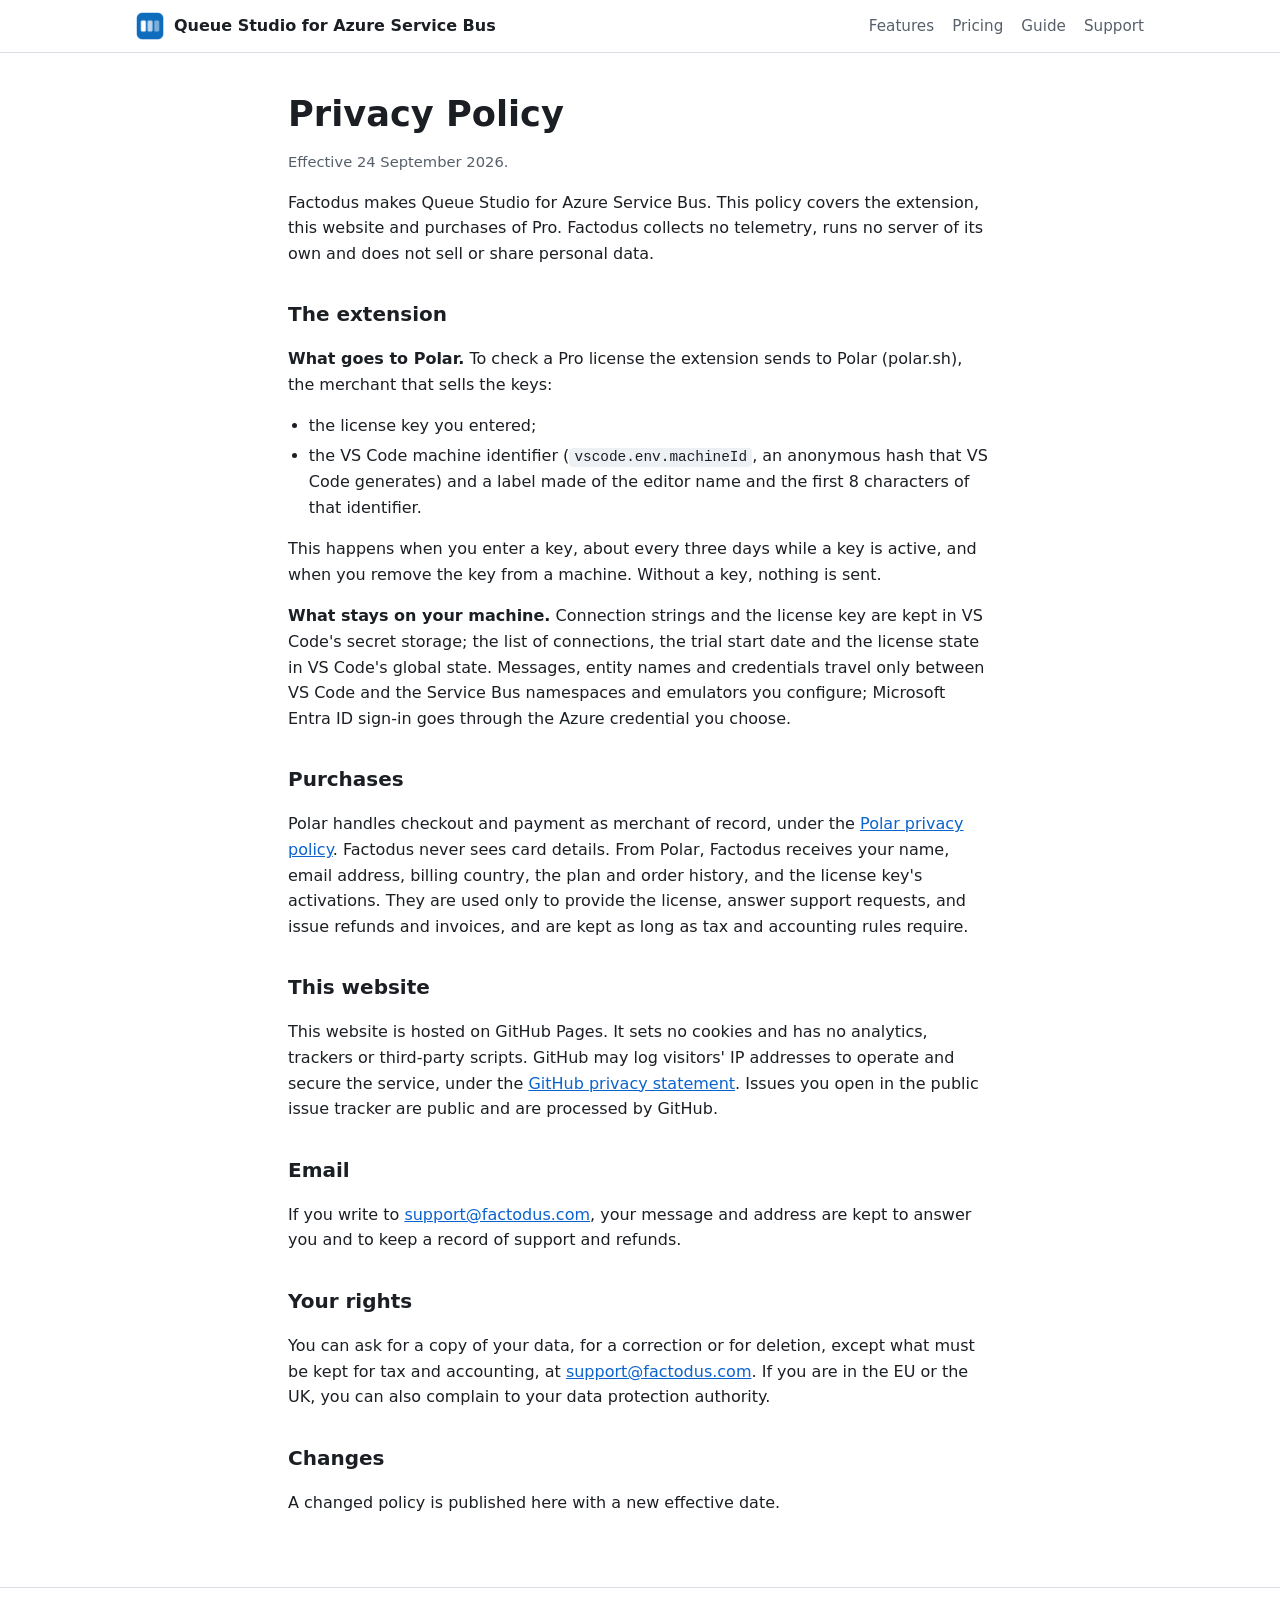
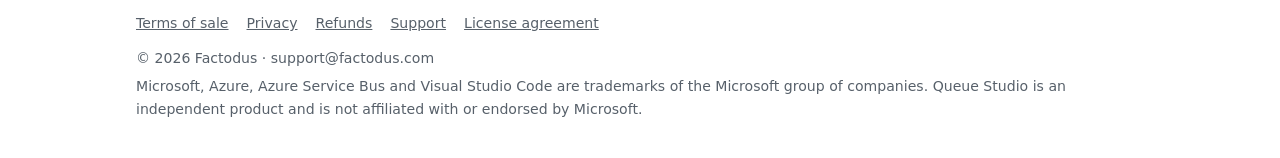
<file: docs/servicebus/privacy.html>
<!doctype html>
<html lang="en">
<head>
<meta charset="utf-8">
<meta name="viewport" content="width=device-width, initial-scale=1">
<title>Privacy Policy · Queue Studio for Azure Service Bus</title>
<meta name="description" content="Privacy policy for Queue Studio for Azure Service Bus: no telemetry; only the license key and machine identifier go to Polar.">
<link rel="icon" href="icon.png">
<link rel="stylesheet" href="style.css">
</head>
<body>
<header class="site">
  <div class="wrap">
    <a class="brand" href="https://factodus.com/queue-studio/service-bus/"><img src="icon.png" alt="">Queue Studio for Azure Service Bus</a>
    <nav class="site">
      <a href="./#features">Features</a>
      <a href="./#pricing">Pricing</a>
      <a href="https://github.com/drbenzin/queue-studio-docs/blob/main/servicebus/README.md">Guide</a>
      <a href="support.html">Support</a>
    </nav>
  </div>
</header>

<main>
  <div class="wrap doc">
    <h1>Privacy Policy</h1>
    <p class="note">Effective 24 September 2026.</p>
    <p>Factodus makes Queue Studio for Azure Service Bus. This policy covers the extension, this website and purchases of
      Pro. Factodus collects no telemetry, runs no server of its own and does not sell or share personal data.</p>

    <h2>The extension</h2>
    <p><strong>What goes to Polar.</strong> To check a Pro license the extension sends to Polar (polar.sh), the
      merchant that sells the keys:</p>
    <ul>
      <li>the license key you entered;</li>
      <li>the VS Code machine identifier (<code>vscode.env.machineId</code>, an anonymous hash that VS Code generates)
        and a label made of the editor name and the first 8 characters of that identifier.</li>
    </ul>
    <p>This happens when you enter a key, about every three days while a key is active, and when you remove the key
      from a machine. Without a key, nothing is sent.</p>
    <p><strong>What stays on your machine.</strong> Connection strings and the license key are kept in VS Code's
      secret storage; the list of connections, the trial start date and the license state in VS Code's global state.
      Messages, entity names and credentials travel only between VS Code and the Service Bus namespaces and emulators
      you configure; Microsoft Entra ID sign-in goes through the Azure credential you choose.</p>

    <h2>Purchases</h2>
    <p>Polar handles checkout and payment as merchant of record, under the
      <a href="https://polar.sh/legal/privacy">Polar privacy policy</a>. Factodus never sees card details. From Polar,
      Factodus receives your name, email address, billing country, the plan and order history, and the license key's
      activations. They are used only to provide the license, answer support requests, and issue refunds and
      invoices, and are kept as long as tax and accounting rules require.</p>

    <h2>This website</h2>
    <p>This website is hosted on GitHub Pages. It sets no cookies and has no analytics, trackers or third-party
      scripts. GitHub may log visitors' IP addresses to operate and secure the service, under the
      <a href="https://docs.github.com/site-policy/privacy-policies/github-general-privacy-statement">GitHub privacy
      statement</a>. Issues you open in the public issue tracker are public and are processed by GitHub.</p>

    <h2>Email</h2>
    <p>If you write to <a href="mailto:support@factodus.com">support@factodus.com</a>, your message and address are kept to
      answer you and to keep a record of support and refunds.</p>

    <h2>Your rights</h2>
    <p>You can ask for a copy of your data, for a correction or for deletion, except what must be kept for tax and
      accounting, at <a href="mailto:support@factodus.com">support@factodus.com</a>. If you are in the EU or the UK, you
      can also complain to your data protection authority.</p>

    <h2>Changes</h2>
    <p>A changed policy is published here with a new effective date.</p>
  </div>
</main>

<footer class="site">
  <div class="wrap">
    <nav>
      <a href="terms.html">Terms of sale</a>
      <a href="privacy.html" aria-current="page">Privacy</a>
      <a href="refunds.html">Refunds</a>
      <a href="support.html">Support</a>
      <a href="https://github.com/drbenzin/queue-studio-docs/blob/main/servicebus/EULA.md">License agreement</a>
    </nav>
    <p>© 2026 Factodus · support@factodus.com</p>
    <p>Microsoft, Azure, Azure Service Bus and Visual Studio Code are trademarks of the Microsoft group of companies.
      Queue Studio is an independent product and is not affiliated with or endorsed by Microsoft.</p>
  </div>
</footer>
</body>
</html>
</file>
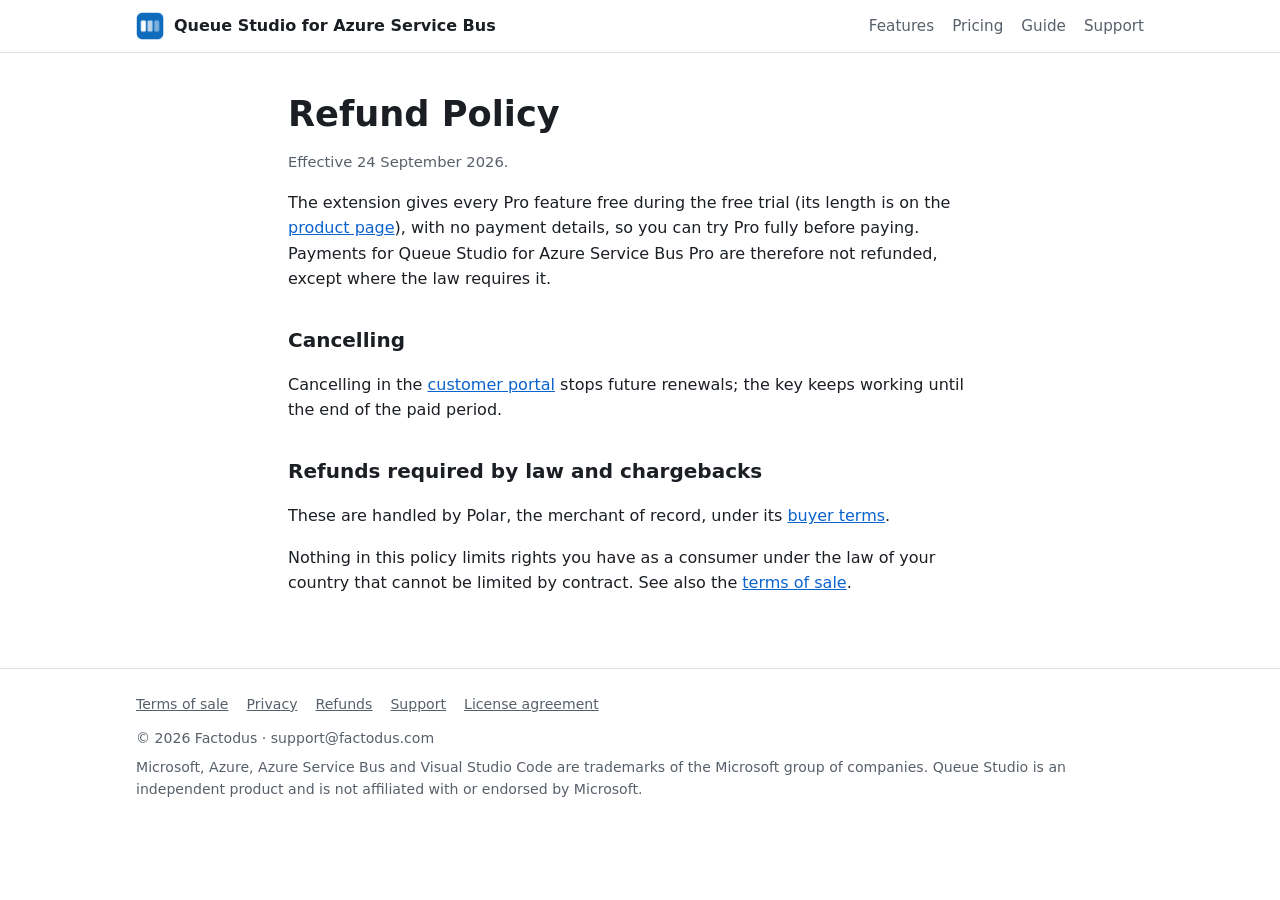
<file: docs/servicebus/refunds.html>
<!doctype html>
<html lang="en">
<head>
<meta charset="utf-8">
<meta name="viewport" content="width=device-width, initial-scale=1">
<title>Refund Policy · Queue Studio for Azure Service Bus</title>
<meta name="description" content="Refund policy for Queue Studio for Azure Service Bus Pro: a free trial instead of refunds, except where the law requires them.">
<link rel="icon" href="icon.png">
<link rel="stylesheet" href="style.css">
</head>
<body>
<header class="site">
  <div class="wrap">
    <a class="brand" href="https://factodus.com/queue-studio/service-bus/"><img src="icon.png" alt="">Queue Studio for Azure Service Bus</a>
    <nav class="site">
      <a href="./#features">Features</a>
      <a href="./#pricing">Pricing</a>
      <a href="https://github.com/drbenzin/queue-studio-docs/blob/main/servicebus/README.md">Guide</a>
      <a href="support.html">Support</a>
    </nav>
  </div>
</header>

<main>
  <div class="wrap doc">
    <h1>Refund Policy</h1>
    <p class="note">Effective 24 September 2026.</p>
    <p>The extension gives every Pro feature free during the free trial (its length is on the <a href="https://factodus.com/queue-studio/service-bus/#pricing">product page</a>), with no payment details, so you can try Pro fully
      before paying. Payments for Queue Studio for Azure Service Bus Pro are therefore not refunded, except where the law
      requires it.</p>

    <h2>Cancelling</h2>
    <p>Cancelling in the <a href="https://polar.sh/factodus/portal">customer portal</a> stops future renewals; the
      key keeps working until the end of the paid period.</p>

    <h2>Refunds required by law and chargebacks</h2>
    <p>These are handled by Polar, the merchant of record, under its
      <a href="https://polar.sh/legal/checkout-buyer-terms">buyer terms</a>.</p>
    <p>Nothing in this policy limits rights you have as a consumer under the law of your country that cannot be
      limited by contract. See also the <a href="terms.html">terms of sale</a>.</p>
  </div>
</main>

<footer class="site">
  <div class="wrap">
    <nav>
      <a href="terms.html">Terms of sale</a>
      <a href="privacy.html">Privacy</a>
      <a href="refunds.html" aria-current="page">Refunds</a>
      <a href="support.html">Support</a>
      <a href="https://github.com/drbenzin/queue-studio-docs/blob/main/servicebus/EULA.md">License agreement</a>
    </nav>
    <p>© 2026 Factodus · support@factodus.com</p>
    <p>Microsoft, Azure, Azure Service Bus and Visual Studio Code are trademarks of the Microsoft group of companies.
      Queue Studio is an independent product and is not affiliated with or endorsed by Microsoft.</p>
  </div>
</footer>
</body>
</html>
</file>
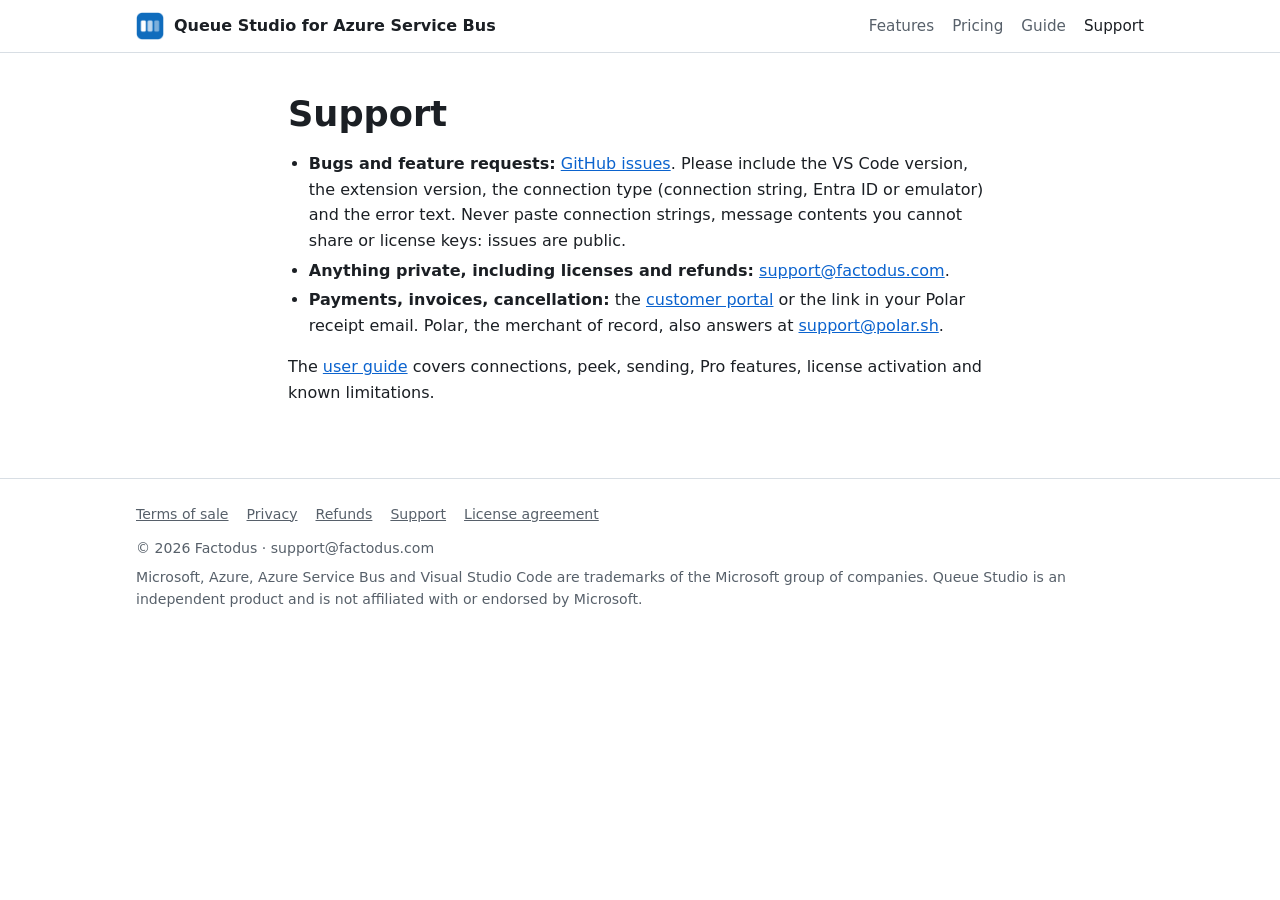
<file: docs/servicebus/support.html>
<!doctype html>
<html lang="en">
<head>
<meta charset="utf-8">
<meta name="viewport" content="width=device-width, initial-scale=1">
<title>Support · Queue Studio for Azure Service Bus</title>
<meta name="description" content="Support for Queue Studio for Azure Service Bus: GitHub issues for bugs and features, email for licenses and refunds.">
<link rel="icon" href="icon.png">
<link rel="stylesheet" href="style.css">
</head>
<body>
<header class="site">
  <div class="wrap">
    <a class="brand" href="https://factodus.com/queue-studio/service-bus/"><img src="icon.png" alt="">Queue Studio for Azure Service Bus</a>
    <nav class="site">
      <a href="./#features">Features</a>
      <a href="./#pricing">Pricing</a>
      <a href="https://github.com/drbenzin/queue-studio-docs/blob/main/servicebus/README.md">Guide</a>
      <a href="support.html" aria-current="page">Support</a>
    </nav>
  </div>
</header>

<main>
  <div class="wrap doc">
    <h1>Support</h1>
    <ul>
      <li><strong>Bugs and feature requests:</strong>
        <a href="https://github.com/drbenzin/queue-studio-docs/issues">GitHub issues</a>. Please include the VS Code
        version, the extension version, the connection type (connection string, Entra ID or emulator) and the error
        text. Never paste connection strings, message contents you cannot share or license keys: issues are
        public.</li>
      <li><strong>Anything private, including licenses and refunds:</strong>
        <a href="mailto:support@factodus.com">support@factodus.com</a>.</li>
      <li><strong>Payments, invoices, cancellation:</strong> the
        <a href="https://polar.sh/factodus/portal">customer portal</a> or the link in your Polar receipt email. Polar,
        the merchant of record, also answers at <a href="mailto:support@polar.sh">support@polar.sh</a>.</li>
    </ul>
    <p>The <a href="https://github.com/drbenzin/queue-studio-docs/blob/main/servicebus/README.md">user guide</a>
      covers connections, peek, sending, Pro features, license activation and known limitations.</p>
  </div>
</main>

<footer class="site">
  <div class="wrap">
    <nav>
      <a href="terms.html">Terms of sale</a>
      <a href="privacy.html">Privacy</a>
      <a href="refunds.html">Refunds</a>
      <a href="support.html" aria-current="page">Support</a>
      <a href="https://github.com/drbenzin/queue-studio-docs/blob/main/servicebus/EULA.md">License agreement</a>
    </nav>
    <p>© 2026 Factodus · support@factodus.com</p>
    <p>Microsoft, Azure, Azure Service Bus and Visual Studio Code are trademarks of the Microsoft group of companies.
      Queue Studio is an independent product and is not affiliated with or endorsed by Microsoft.</p>
  </div>
</footer>
</body>
</html>
</file>
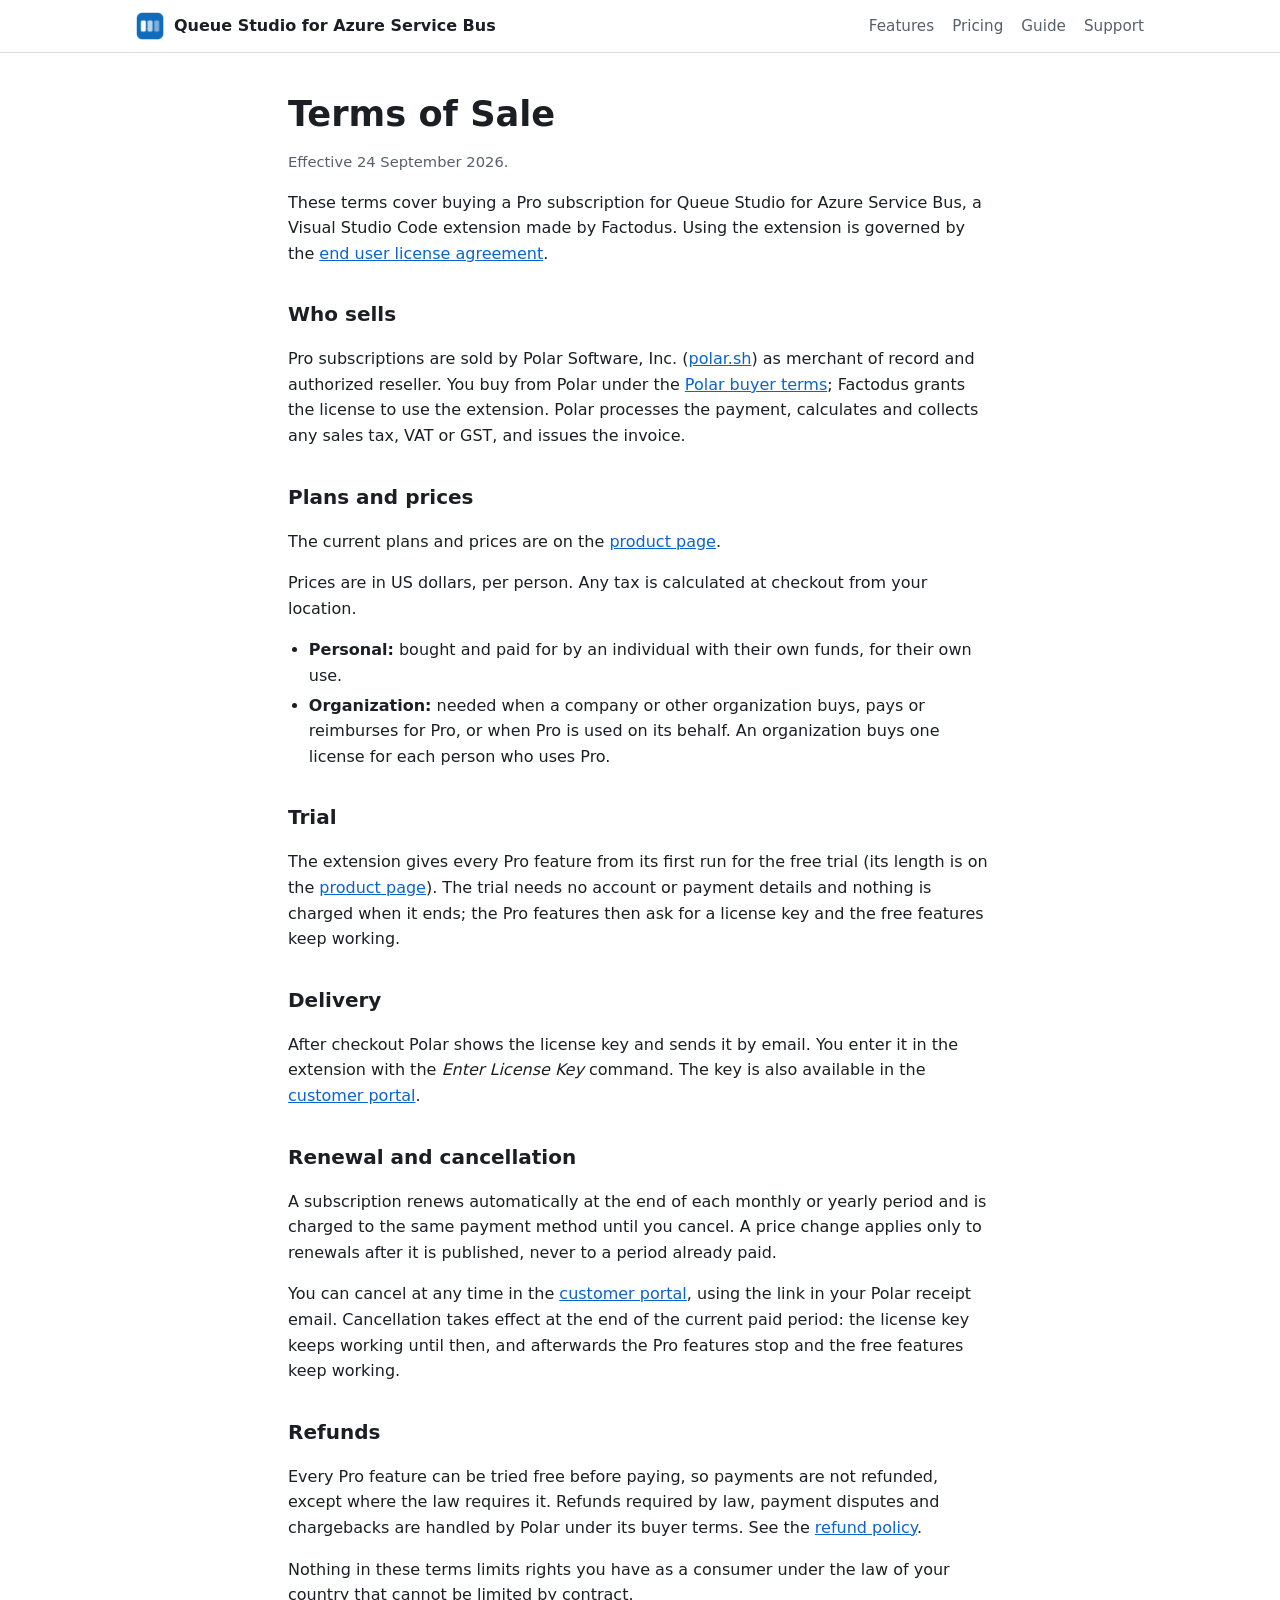
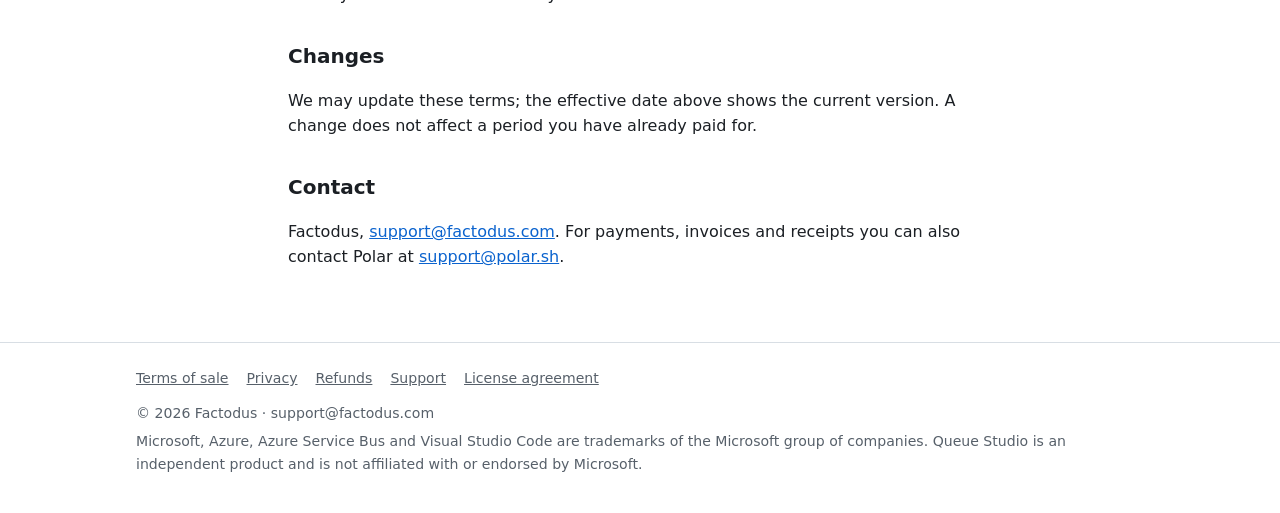
<file: docs/servicebus/terms.html>
<!doctype html>
<html lang="en">
<head>
<meta charset="utf-8">
<meta name="viewport" content="width=device-width, initial-scale=1">
<title>Terms of Sale · Queue Studio for Azure Service Bus</title>
<meta name="description" content="Terms of sale for Queue Studio for Azure Service Bus Pro subscriptions, sold through Polar as merchant of record.">
<link rel="icon" href="icon.png">
<link rel="stylesheet" href="style.css">
</head>
<body>
<header class="site">
  <div class="wrap">
    <a class="brand" href="https://factodus.com/queue-studio/service-bus/"><img src="icon.png" alt="">Queue Studio for Azure Service Bus</a>
    <nav class="site">
      <a href="./#features">Features</a>
      <a href="./#pricing">Pricing</a>
      <a href="https://github.com/drbenzin/queue-studio-docs/blob/main/servicebus/README.md">Guide</a>
      <a href="support.html">Support</a>
    </nav>
  </div>
</header>

<main>
  <div class="wrap doc">
    <h1>Terms of Sale</h1>
    <p class="note">Effective 24 September 2026.</p>
    <p>These terms cover buying a Pro subscription for Queue Studio for Azure Service Bus, a Visual Studio Code extension
      made by Factodus. Using the extension is governed by the
      <a href="https://github.com/drbenzin/queue-studio-docs/blob/main/servicebus/EULA.md">end user license agreement</a>.</p>

    <h2>Who sells</h2>
    <p>Pro subscriptions are sold by Polar Software, Inc. (<a href="https://polar.sh">polar.sh</a>) as merchant of
      record and authorized reseller. You buy from Polar under the
      <a href="https://polar.sh/legal/checkout-buyer-terms">Polar buyer terms</a>; Factodus grants the license to use
      the extension. Polar processes the payment, calculates and collects any sales tax, VAT or GST, and issues the
      invoice.</p>

    <h2>Plans and prices</h2>
    <p>The current plans and prices are on the <a href="https://factodus.com/queue-studio/service-bus/#pricing">product page</a>.</p>
    <p>Prices are in US dollars, per person. Any tax is calculated at checkout from your location.</p>
    <ul>
      <li><strong>Personal:</strong> bought and paid for by an individual with their own funds, for their own use.</li>
      <li><strong>Organization:</strong> needed when a company or other organization buys, pays or reimburses for Pro,
        or when Pro is used on its behalf. An organization buys one license for each person who uses Pro.</li>
    </ul>

    <h2>Trial</h2>
    <p>The extension gives every Pro feature from its first run for the free trial (its length is on the <a href="https://factodus.com/queue-studio/service-bus/#pricing">product page</a>). The trial needs no account or payment
      details and nothing is charged when it ends; the Pro features then ask for a license key and the free features
      keep working.</p>

    <h2>Delivery</h2>
    <p>After checkout Polar shows the license key and sends it by email. You enter it in the extension with the
      <em>Enter License Key</em> command. The key is also available in the
      <a href="https://polar.sh/factodus/portal">customer portal</a>.</p>

    <h2>Renewal and cancellation</h2>
    <p>A subscription renews automatically at the end of each monthly or yearly period and is charged to the same
      payment method until you cancel. A price change applies only to renewals after it is published, never to a
      period already paid.</p>
    <p>You can cancel at any time in the <a href="https://polar.sh/factodus/portal">customer portal</a>, using the
      link in your Polar receipt email. Cancellation takes effect at the end of the current paid period: the license
      key keeps working until then, and afterwards the Pro features stop and the free features keep working.</p>

    <h2>Refunds</h2>
    <p>Every Pro feature can be tried free before paying, so payments are not refunded, except where the
      law requires it. Refunds required by law, payment disputes and chargebacks are handled by Polar under its
      buyer terms. See the <a href="refunds.html">refund policy</a>.</p>
    <p>Nothing in these terms limits rights you have as a consumer under the law of your country that cannot be
      limited by contract.</p>

    <h2>Changes</h2>
    <p>We may update these terms; the effective date above shows the current version. A change does not affect a
      period you have already paid for.</p>

    <h2>Contact</h2>
    <p>Factodus, <a href="mailto:support@factodus.com">support@factodus.com</a>. For payments, invoices and receipts you
      can also contact Polar at <a href="mailto:support@polar.sh">support@polar.sh</a>.</p>
  </div>
</main>

<footer class="site">
  <div class="wrap">
    <nav>
      <a href="terms.html" aria-current="page">Terms of sale</a>
      <a href="privacy.html">Privacy</a>
      <a href="refunds.html">Refunds</a>
      <a href="support.html">Support</a>
      <a href="https://github.com/drbenzin/queue-studio-docs/blob/main/servicebus/EULA.md">License agreement</a>
    </nav>
    <p>© 2026 Factodus · support@factodus.com</p>
    <p>Microsoft, Azure, Azure Service Bus and Visual Studio Code are trademarks of the Microsoft group of companies.
      Queue Studio is an independent product and is not affiliated with or endorsed by Microsoft.</p>
  </div>
</footer>
</body>
</html>
</file>
<file: docs/servicebus/style.css>
:root {
  color-scheme: light dark;
  --bg: #ffffff;
  --bg-soft: #f4f6f9;
  --text: #1b1f24;
  --muted: #57606a;
  --border: #d8dee4;
  --accent: #0b63ce;
  --accent-text: #ffffff;
  --accent-soft: #e6f0fc;
  --code-bg: #eef1f4;
  --radius: 10px;
  --max: 1040px;
  --font: system-ui, -apple-system, "Segoe UI", Roboto, "Helvetica Neue", Arial, sans-serif;
  --mono: ui-monospace, SFMono-Regular, Consolas, "Liberation Mono", Menlo, monospace;
}

@media (prefers-color-scheme: dark) {
  :root {
    --bg: #0f1216;
    --bg-soft: #171b21;
    --text: #e6e9ed;
    --muted: #9aa4af;
    --border: #2b323b;
    --accent: #4c9bff;
    --accent-text: #0b1320;
    --accent-soft: #15253a;
    --code-bg: #1d232b;
  }
}

* { box-sizing: border-box; }

html { -webkit-text-size-adjust: 100%; }

body {
  margin: 0;
  background: var(--bg);
  color: var(--text);
  font: 16px/1.6 var(--font);
}

a { color: var(--accent); }

code {
  font-family: var(--mono);
  font-size: 0.9em;
  background: var(--code-bg);
  padding: 0.1em 0.35em;
  border-radius: 4px;
  overflow-wrap: anywhere;
}

.wrap {
  max-width: var(--max);
  margin: 0 auto;
  padding: 0 16px;
}

header.site {
  border-bottom: 1px solid var(--border);
}

header.site .wrap {
  display: flex;
  flex-wrap: wrap;
  align-items: center;
  justify-content: space-between;
  gap: 8px 24px;
  padding-top: 12px;
  padding-bottom: 12px;
}

.brand {
  display: flex;
  align-items: center;
  gap: 10px;
  color: var(--text);
  font-weight: 600;
  text-decoration: none;
}

.brand img { width: 28px; height: 28px; }

nav.site {
  display: flex;
  flex-wrap: wrap;
  gap: 4px 18px;
  font-size: 0.95rem;
}

nav.site a { color: var(--muted); text-decoration: none; }
nav.site a:hover, nav.site a[aria-current="page"] { color: var(--text); }

main { padding: 40px 0 56px; }

.hero { padding: 24px 0 40px; }

.hero h1 {
  font-size: clamp(1.9rem, 5vw, 2.8rem);
  line-height: 1.15;
  margin: 0 0 16px;
  letter-spacing: -0.01em;
}

.hero p.lead {
  font-size: 1.15rem;
  color: var(--muted);
  max-width: 44em;
  margin: 0 0 24px;
}

.actions { display: flex; flex-wrap: wrap; gap: 12px; }

.button {
  display: inline-block;
  padding: 10px 18px;
  border-radius: 8px;
  border: 1px solid var(--accent);
  font-weight: 600;
  text-decoration: none;
  text-align: center;
}

.button.primary { background: var(--accent); color: var(--accent-text); }
.button.secondary { color: var(--accent); background: transparent; }

.note { color: var(--muted); font-size: 0.92rem; }

section { margin-top: 48px; }

h2 { font-size: 1.5rem; margin: 0 0 16px; }
h3 { font-size: 1.1rem; margin: 0 0 8px; }

.features {
  display: grid;
  grid-template-columns: repeat(auto-fit, minmax(260px, 1fr));
  gap: 16px;
}

.card {
  background: var(--bg-soft);
  border: 1px solid var(--border);
  border-radius: var(--radius);
  padding: 20px;
}

.card p { margin: 0; color: var(--muted); }

.shots {
  display: grid;
  grid-template-columns: repeat(auto-fit, minmax(min(300px, 100%), 1fr));
  gap: 24px;
  margin-top: 24px;
}

figure.shot { margin: 0; }
.hero figure.shot { margin-top: 32px; }

figure.shot img {
  display: block;
  width: 100%;
  height: auto;
  border: 1px solid var(--border);
  border-radius: var(--radius);
}

figure.shot figcaption { margin-top: 8px; color: var(--muted); font-size: 0.92rem; }
.table-scroll { overflow-x: auto; }

table {
  width: 100%;
  border-collapse: collapse;
  font-size: 0.97rem;
}

th, td {
  text-align: left;
  padding: 10px 12px;
  border-bottom: 1px solid var(--border);
  vertical-align: top;
}

th { font-weight: 600; }
td.mark, th.mark { text-align: center; width: 5.5em; }

.plans {
  display: grid;
  grid-template-columns: repeat(auto-fit, minmax(260px, 1fr));
  gap: 16px;
  margin-bottom: 20px;
}

.plan {
  border: 1px solid var(--border);
  border-radius: var(--radius);
  padding: 24px;
  display: flex;
  flex-direction: column;
  gap: 8px;
}

.plan.highlight { border-color: var(--accent); background: var(--accent-soft); }

.price { font-size: 2rem; font-weight: 700; line-height: 1.1; }
.price small { font-size: 1rem; font-weight: 400; color: var(--muted); }
.plan ul { margin: 4px 0 0; padding-left: 1.2em; color: var(--muted); }

.doc { max-width: 46em; }
.doc h1 { font-size: clamp(1.7rem, 4vw, 2.2rem); line-height: 1.2; margin: 0 0 8px; }
.doc h2 { margin-top: 32px; font-size: 1.25rem; }
.doc ul, .doc ol { padding-left: 1.3em; }
.doc li { margin: 4px 0; }

footer.site {
  border-top: 1px solid var(--border);
  padding: 24px 0 32px;
  color: var(--muted);
  font-size: 0.88rem;
}

footer.site nav { display: flex; flex-wrap: wrap; gap: 4px 18px; margin-bottom: 12px; }
footer.site a { color: var(--muted); }
footer.site p { margin: 6px 0; }
</file>
